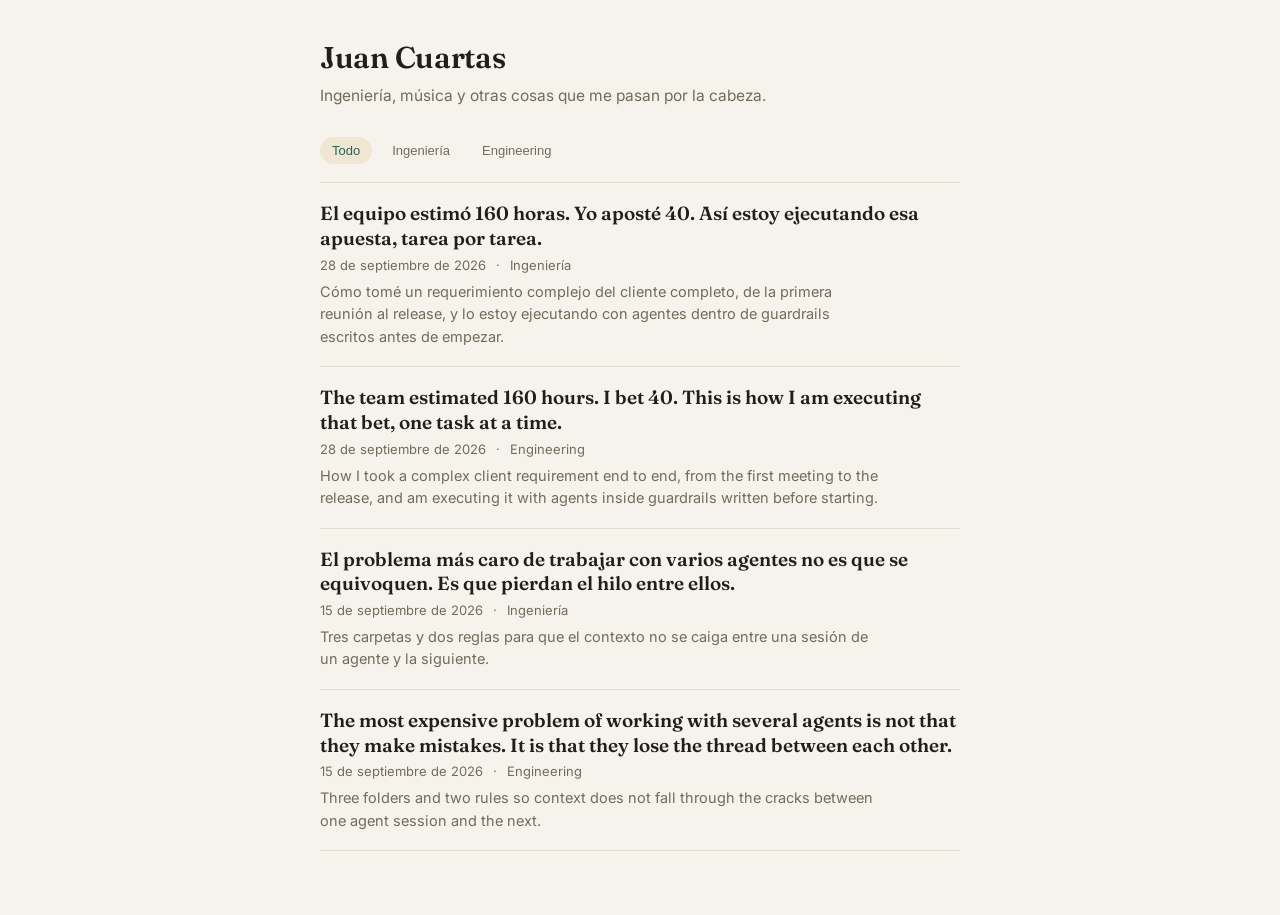
<file: index.html>
<!doctype html>
<html lang="es">
<head>
<meta charset="utf-8">
<meta name="viewport" content="width=device-width,initial-scale=1">
<title>Juan Cuartas</title>
<meta name="description" content="Ingeniería, música y otras cosas que me pasan por la cabeza.">
<link rel="preconnect" href="https://fonts.googleapis.com">
<link href="https://fonts.googleapis.com/css2?family=Fraunces:wght@600&family=Inter:wght@400;500;600&family=JetBrains+Mono:wght@400;500&display=swap" rel="stylesheet">
<link rel="stylesheet" href="assets/site.css">
</head>
<body>
<div class="sheet">
  <div class="hero">
    <h1>Juan Cuartas</h1>
    <p>Ingeniería, música y otras cosas que me pasan por la cabeza.</p>
  </div>
  <div class="filters" id="filters"></div>
  <ul class="post-list" id="posts"></ul>
</div>
<script>
(async () => {
  const posts = await (await fetch('posts.json')).json();
  posts.sort((a, b) => b.date.localeCompare(a.date));
  const tags = ['Todo', ...new Set(posts.map(p => p.tag))];
  const filters = document.getElementById('filters');
  const list = document.getElementById('posts');
  let active = 'Todo';
  const fmt = d => new Date(d + 'T12:00:00').toLocaleDateString('es', { day: 'numeric', month: 'long', year: 'numeric' });
  const render = () => {
    filters.innerHTML = tags.map(t => `<button class="tag${t === active ? ' active' : ''}" data-t="${t}">${t}</button>`).join('');
    const shown = posts.filter(p => active === 'Todo' || p.tag === active);
    list.innerHTML = shown.length ? shown.map(p => `
      <li class="post-item">
        <a href="posts/${p.slug}/">${p.title}</a>
        <div class="sub"><span>${fmt(p.date)}</span><span>·</span><span>${p.tag}</span></div>
        ${p.lede ? `<p class="lede">${p.lede}</p>` : ''}
      </li>`).join('') : '<li class="empty">Nada por aquí todavía.</li>';
  };
  filters.addEventListener('click', e => { if (e.target.dataset.t) { active = e.target.dataset.t; render(); } });
  render();
})();
</script>
</body>
</html>
</file>
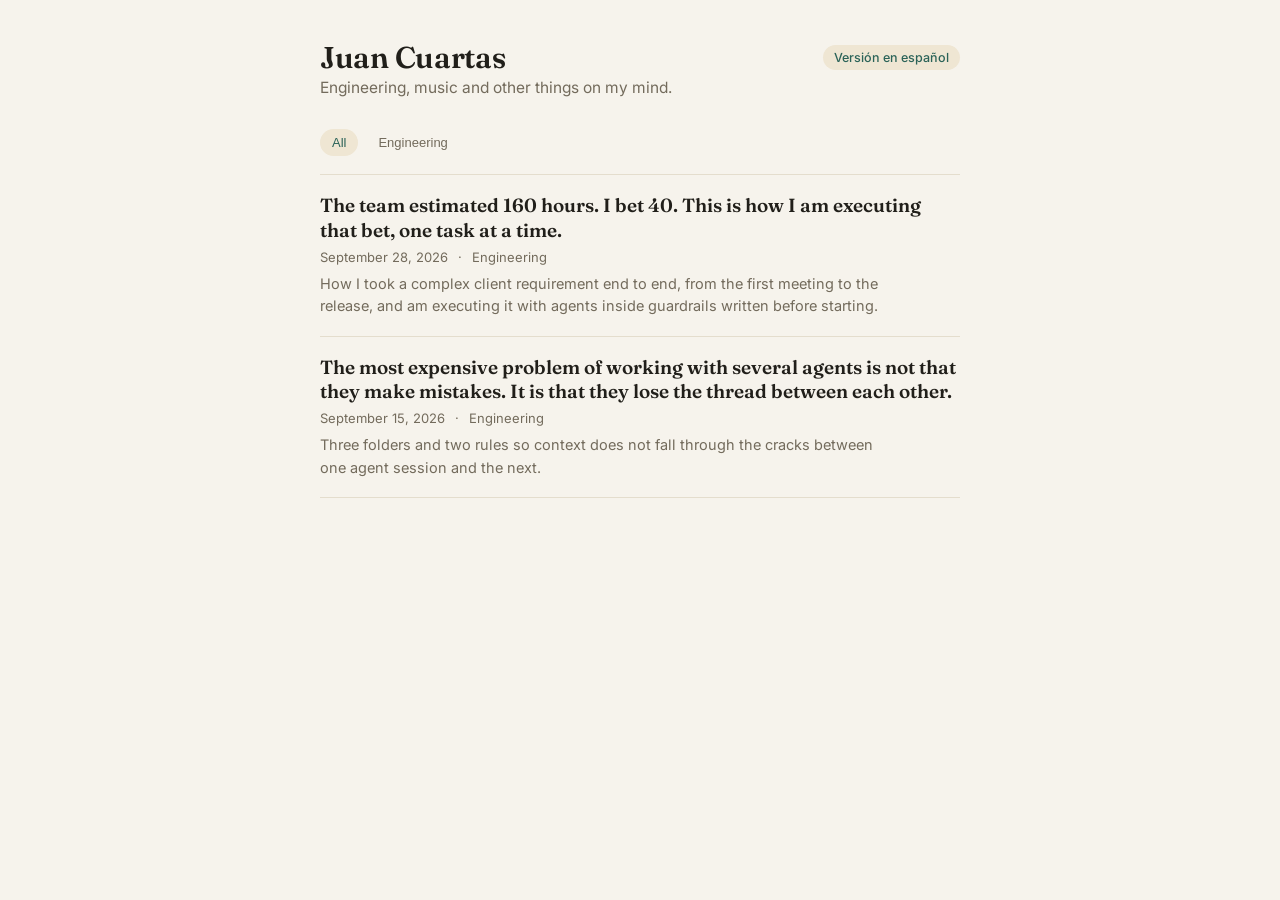
<file: en/index.html>
<!doctype html>
<html lang="en">
<head>
<meta charset="utf-8">
<meta name="viewport" content="width=device-width,initial-scale=1">
<title>Juan Cuartas</title>
<meta name="description" content="Engineering, music and other things on my mind.">
<link rel="preconnect" href="https://fonts.googleapis.com">
<link href="https://fonts.googleapis.com/css2?family=Fraunces:wght@600&family=Inter:wght@400;500;600&family=JetBrains+Mono:wght@400;500&display=swap" rel="stylesheet">
<link rel="stylesheet" href="../assets/site.css">
</head>
<body>
<div class="sheet">
  <div class="hero">
    <div class="hero-top"><h1>Juan Cuartas</h1><a class="lang-switch" href="../">Versión en español</a></div>
    <p>Engineering, music and other things on my mind.</p>
  </div>
  <div class="filters" id="filters"></div>
  <ul class="post-list" id="posts"></ul>
</div>
<script>
(async () => {
  const posts = (await (await fetch('../posts.json')).json()).filter(p => (p.lang || 'es') === 'en');
  posts.sort((a, b) => b.date.localeCompare(a.date));
  const tags = ['All', ...new Set(posts.map(p => p.tag))];
  const filters = document.getElementById('filters');
  const list = document.getElementById('posts');
  let active = 'All';
  const fmt = d => new Date(d + 'T12:00:00').toLocaleDateString('en', { day: 'numeric', month: 'long', year: 'numeric' });
  const render = () => {
    filters.innerHTML = tags.map(t => `<button class="tag${t === active ? ' active' : ''}" data-t="${t}">${t}</button>`).join('');
    const shown = posts.filter(p => active === 'All' || p.tag === active);
    list.innerHTML = shown.length ? shown.map(p => `
      <li class="post-item">
        <a href="../posts/${p.slug}/">${p.title}</a>
        <div class="sub"><span>${fmt(p.date)}</span><span>·</span><span>${p.tag}</span></div>
        ${p.lede ? `<p class="lede">${p.lede}</p>` : ''}
      </li>`).join('') : '<li class="empty">Nothing here yet.</li>';
  };
  filters.addEventListener('click', e => { if (e.target.dataset.t) { active = e.target.dataset.t; render(); } });
  render();
})();
</script>
</body>
</html>
</file>
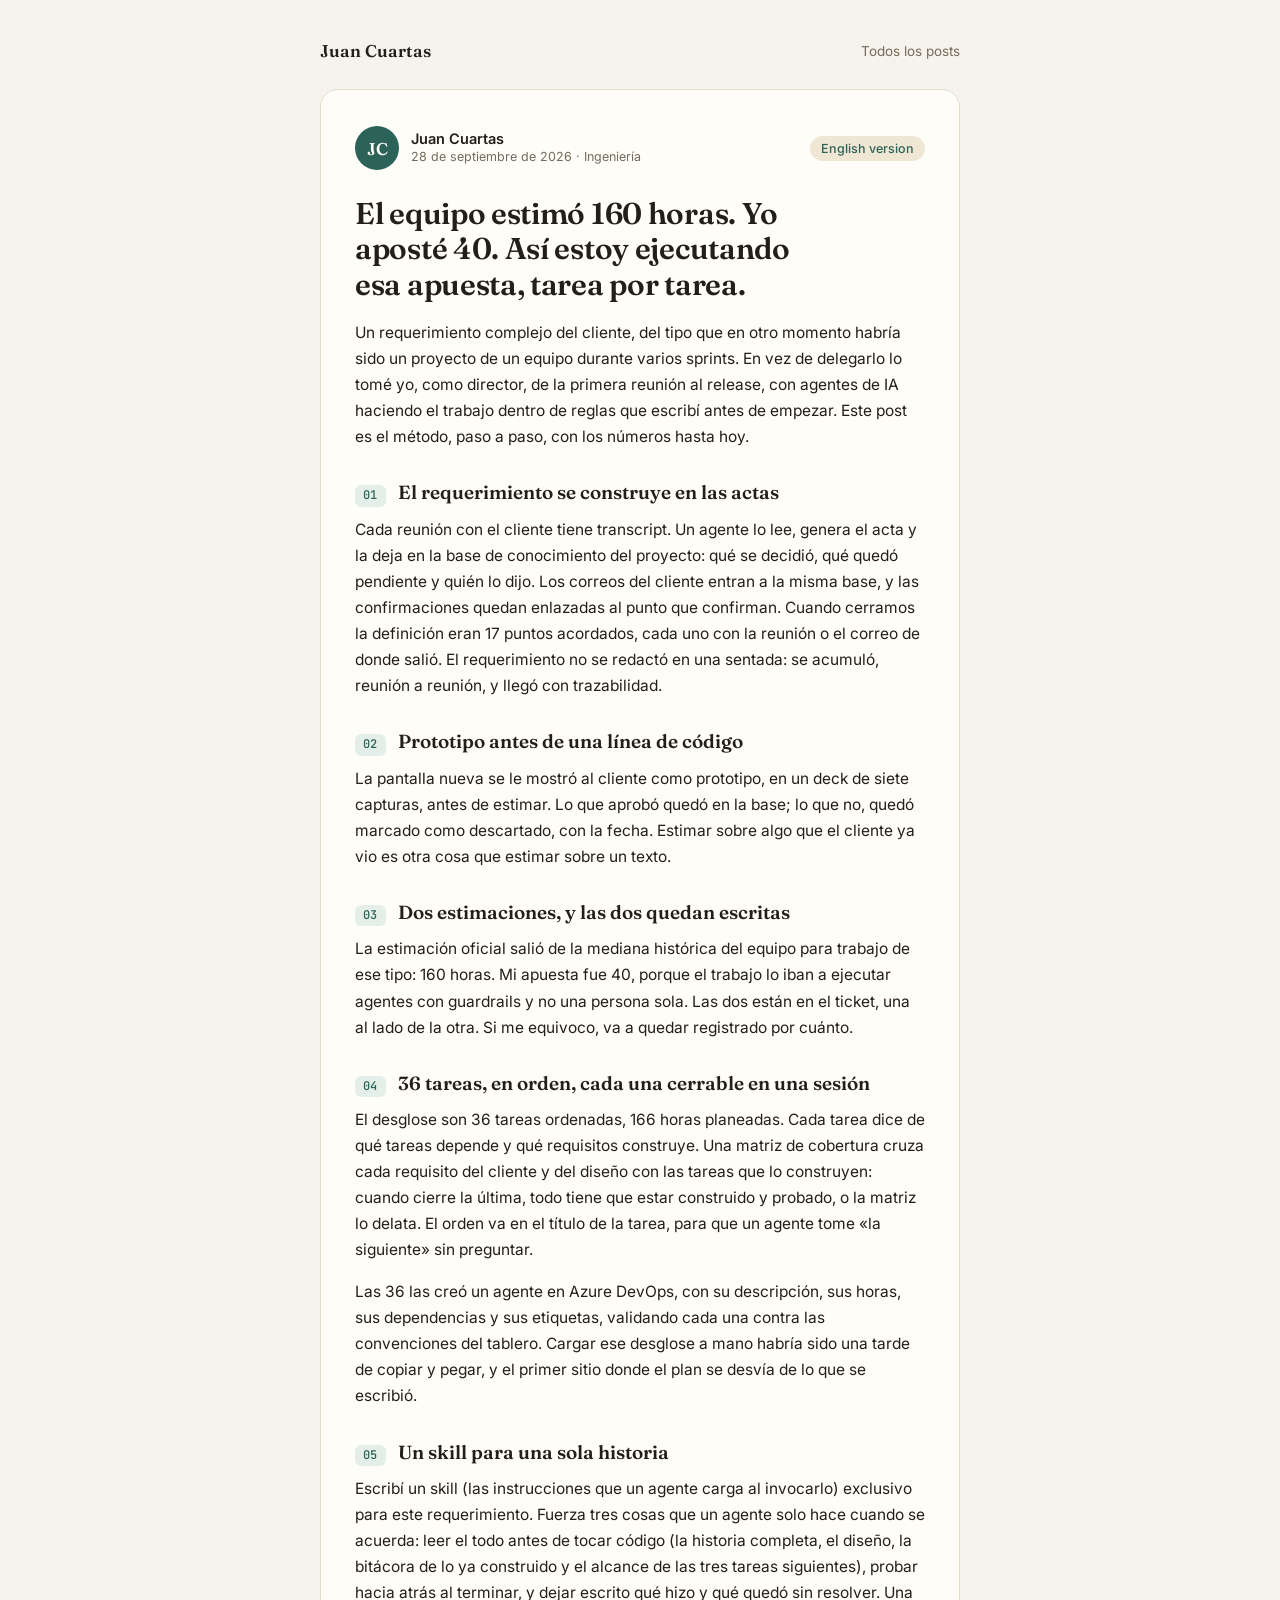
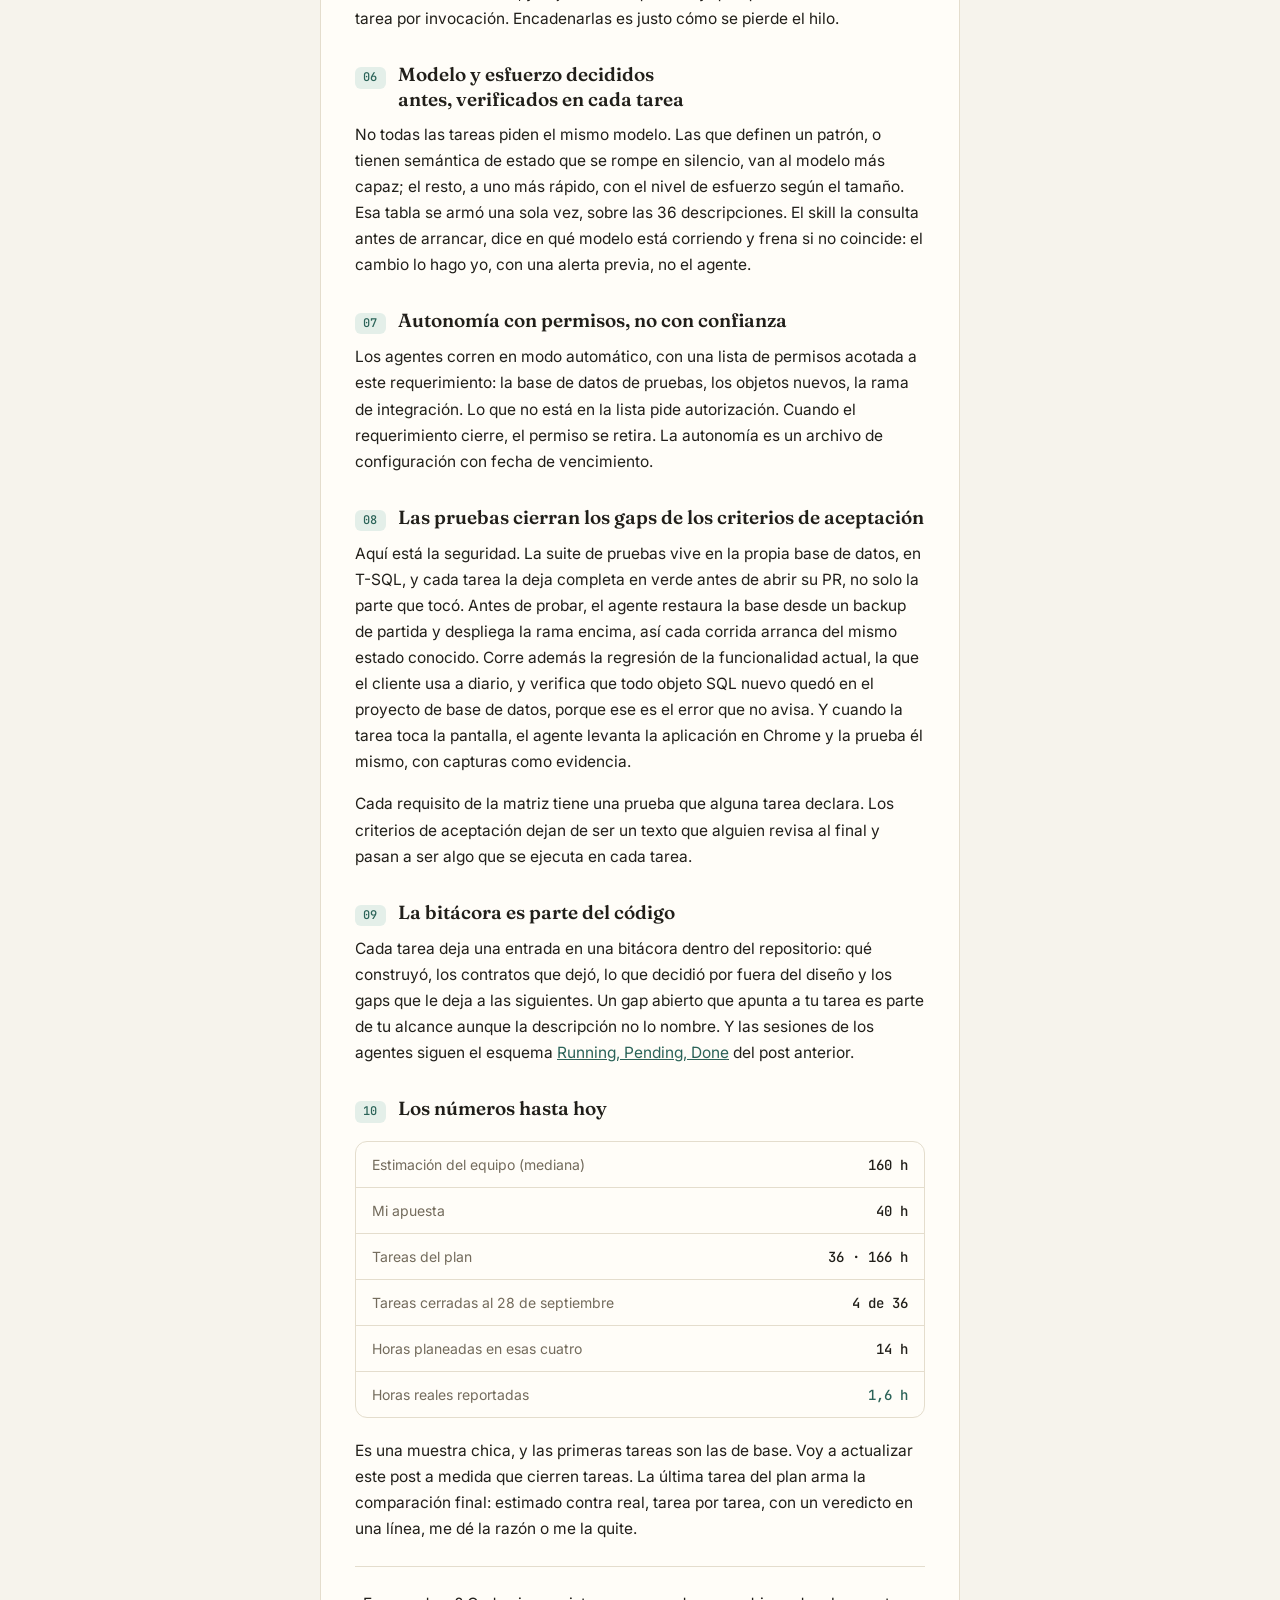
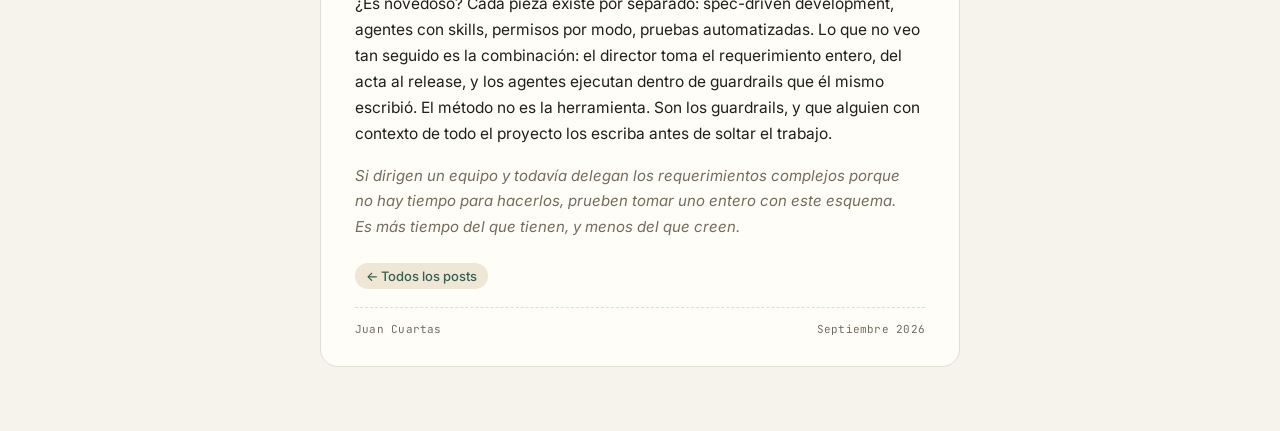
<file: posts/la-apuesta-de-las-40-horas/index.html>
<!doctype html>
<html lang="es">
<head>
<meta charset="utf-8">
<meta name="viewport" content="width=device-width,initial-scale=1">
<title>La apuesta de las 40 horas · Juan Cuartas</title>
<meta name="description" content="Cómo tomé un requerimiento complejo del cliente completo, de la primera reunión al release, y lo estoy ejecutando con agentes dentro de guardrails escritos antes de empezar.">
<meta property="og:title" content="El equipo estimó 160 horas. Yo aposté 40. Así estoy ejecutando esa apuesta, tarea por tarea.">
<meta property="og:description" content="Cómo tomé un requerimiento complejo del cliente completo, de la primera reunión al release, y lo estoy ejecutando con agentes dentro de guardrails escritos antes de empezar.">
<meta property="og:type" content="article">
<link rel="preconnect" href="https://fonts.googleapis.com">
<link href="https://fonts.googleapis.com/css2?family=Fraunces:wght@600&family=Inter:wght@400;500;600&family=JetBrains+Mono:wght@400;500&display=swap" rel="stylesheet">
<link rel="stylesheet" href="../../assets/site.css">
</head>
<body>
<div class="sheet">
  <nav class="site-nav"><a class="brand" href="../../">Juan Cuartas</a><a href="../../">Todos los posts</a></nav>
  <article class="card">
    <div class="byline"><div class="avatar">JC</div><div><div class="byline-name">Juan Cuartas</div><div class="byline-role">28 de septiembre de 2026 · Ingeniería</div></div><a class="lang-switch" href="../the-40-hour-bet/">English version</a></div>

    <h1>El equipo estimó 160 horas. Yo aposté 40. Así estoy ejecutando esa apuesta, tarea por tarea.</h1>

    <p class="lede">Un requerimiento complejo del cliente, del tipo que en otro momento habría sido un proyecto de un equipo durante varios sprints. En vez de delegarlo lo tomé yo, como director, de la primera reunión al release, con agentes de IA haciendo el trabajo dentro de reglas que escribí antes de empezar. Este post es el método, paso a paso, con los números hasta hoy.</p>

    <h2><span class="n">01</span>El requerimiento se construye en las actas</h2>
    <p>Cada reunión con el cliente tiene transcript. Un agente lo lee, genera el acta y la deja en la base de conocimiento del proyecto: qué se decidió, qué quedó pendiente y quién lo dijo. Los correos del cliente entran a la misma base, y las confirmaciones quedan enlazadas al punto que confirman. Cuando cerramos la definición eran 17 puntos acordados, cada uno con la reunión o el correo de donde salió. El requerimiento no se redactó en una sentada: se acumuló, reunión a reunión, y llegó con trazabilidad.</p>

    <h2><span class="n">02</span>Prototipo antes de una línea de código</h2>
    <p>La pantalla nueva se le mostró al cliente como prototipo, en un deck de siete capturas, antes de estimar. Lo que aprobó quedó en la base; lo que no, quedó marcado como descartado, con la fecha. Estimar sobre algo que el cliente ya vio es otra cosa que estimar sobre un texto.</p>

    <h2><span class="n">03</span>Dos estimaciones, y las dos quedan escritas</h2>
    <p>La estimación oficial salió de la mediana histórica del equipo para trabajo de ese tipo: 160 horas. Mi apuesta fue 40, porque el trabajo lo iban a ejecutar agentes con guardrails y no una persona sola. Las dos están en el ticket, una al lado de la otra. Si me equivoco, va a quedar registrado por cuánto.</p>

    <h2><span class="n">04</span>36 tareas, en orden, cada una cerrable en una sesión</h2>
    <p>El desglose son 36 tareas ordenadas, 166 horas planeadas. Cada tarea dice de qué tareas depende y qué requisitos construye. Una matriz de cobertura cruza cada requisito del cliente y del diseño con las tareas que lo construyen: cuando cierre la última, todo tiene que estar construido y probado, o la matriz lo delata. El orden va en el título de la tarea, para que un agente tome «la siguiente» sin preguntar.</p>
    <p>Las 36 las creó un agente en Azure DevOps, con su descripción, sus horas, sus dependencias y sus etiquetas, validando cada una contra las convenciones del tablero. Cargar ese desglose a mano habría sido una tarde de copiar y pegar, y el primer sitio donde el plan se desvía de lo que se escribió.</p>

    <h2><span class="n">05</span>Un skill para una sola historia</h2>
    <p>Escribí un skill (las instrucciones que un agente carga al invocarlo) exclusivo para este requerimiento. Fuerza tres cosas que un agente solo hace cuando se acuerda: leer el todo antes de tocar código (la historia completa, el diseño, la bitácora de lo ya construido y el alcance de las tres tareas siguientes), probar hacia atrás al terminar, y dejar escrito qué hizo y qué quedó sin resolver. Una tarea por invocación. Encadenarlas es justo cómo se pierde el hilo.</p>

    <h2><span class="n">06</span>Modelo y esfuerzo decididos antes, verificados en cada tarea</h2>
    <p>No todas las tareas piden el mismo modelo. Las que definen un patrón, o tienen semántica de estado que se rompe en silencio, van al modelo más capaz; el resto, a uno más rápido, con el nivel de esfuerzo según el tamaño. Esa tabla se armó una sola vez, sobre las 36 descripciones. El skill la consulta antes de arrancar, dice en qué modelo está corriendo y frena si no coincide: el cambio lo hago yo, con una alerta previa, no el agente.</p>

    <h2><span class="n">07</span>Autonomía con permisos, no con confianza</h2>
    <p>Los agentes corren en modo automático, con una lista de permisos acotada a este requerimiento: la base de datos de pruebas, los objetos nuevos, la rama de integración. Lo que no está en la lista pide autorización. Cuando el requerimiento cierre, el permiso se retira. La autonomía es un archivo de configuración con fecha de vencimiento.</p>

    <h2><span class="n">08</span>Las pruebas cierran los gaps de los criterios de aceptación</h2>
    <p>Aquí está la seguridad. La suite de pruebas vive en la propia base de datos, en T-SQL, y cada tarea la deja completa en verde antes de abrir su PR, no solo la parte que tocó. Antes de probar, el agente restaura la base desde un backup de partida y despliega la rama encima, así cada corrida arranca del mismo estado conocido. Corre además la regresión de la funcionalidad actual, la que el cliente usa a diario, y verifica que todo objeto SQL nuevo quedó en el proyecto de base de datos, porque ese es el error que no avisa. Y cuando la tarea toca la pantalla, el agente levanta la aplicación en Chrome y la prueba él mismo, con capturas como evidencia.</p>
    <p>Cada requisito de la matriz tiene una prueba que alguna tarea declara. Los criterios de aceptación dejan de ser un texto que alguien revisa al final y pasan a ser algo que se ejecuta en cada tarea.</p>

    <h2><span class="n">09</span>La bitácora es parte del código</h2>
    <p>Cada tarea deja una entrada en una bitácora dentro del repositorio: qué construyó, los contratos que dejó, lo que decidió por fuera del diseño y los gaps que le deja a las siguientes. Un gap abierto que apunta a tu tarea es parte de tu alcance aunque la descripción no lo nombre. Y las sesiones de los agentes siguen el esquema <a href="https://equisoide.github.io/posts/running-pending-done/">Running, Pending, Done</a> del post anterior.</p>

    <h2><span class="n">10</span>Los números hasta hoy</h2>
    <div class="nums">
      <div class="num-row"><span class="num-label">Estimación del equipo (mediana)</span><span class="num-value">160 h</span></div>
      <div class="num-row"><span class="num-label">Mi apuesta</span><span class="num-value">40 h</span></div>
      <div class="num-row"><span class="num-label">Tareas del plan</span><span class="num-value">36 · 166 h</span></div>
      <div class="num-row"><span class="num-label">Tareas cerradas al 28 de septiembre</span><span class="num-value">4 de 36</span></div>
      <div class="num-row"><span class="num-label">Horas planeadas en esas cuatro</span><span class="num-value">14 h</span></div>
      <div class="num-row hi"><span class="num-label">Horas reales reportadas</span><span class="num-value">1,6 h</span></div>
    </div>
    <p>Es una muestra chica, y las primeras tareas son las de base. Voy a actualizar este post a medida que cierren tareas. La última tarea del plan arma la comparación final: estimado contra real, tarea por tarea, con un veredicto en una línea, me dé la razón o me la quite.</p>

    <hr class="divider">

    <p>¿Es novedoso? Cada pieza existe por separado: spec-driven development, agentes con skills, permisos por modo, pruebas automatizadas. Lo que no veo tan seguido es la combinación: el director toma el requerimiento entero, del acta al release, y los agentes ejecutan dentro de guardrails que él mismo escribió. El método no es la herramienta. Son los guardrails, y que alguien con contexto de todo el proyecto los escriba antes de soltar el trabajo.</p>

    <p class="signoff">Si dirigen un equipo y todavía delegan los requerimientos complejos porque no hay tiempo para hacerlos, prueben tomar uno entero con este esquema. Es más tiempo del que tienen, y menos del que creen.</p>

    <div class="tags"><a class="tag" href="../../">← Todos los posts</a></div>
    <div class="meta"><span class="meta-text">Juan Cuartas</span><span class="meta-text">Septiembre 2026</span></div>
  </article>
</div>
</body>
</html>
</file>
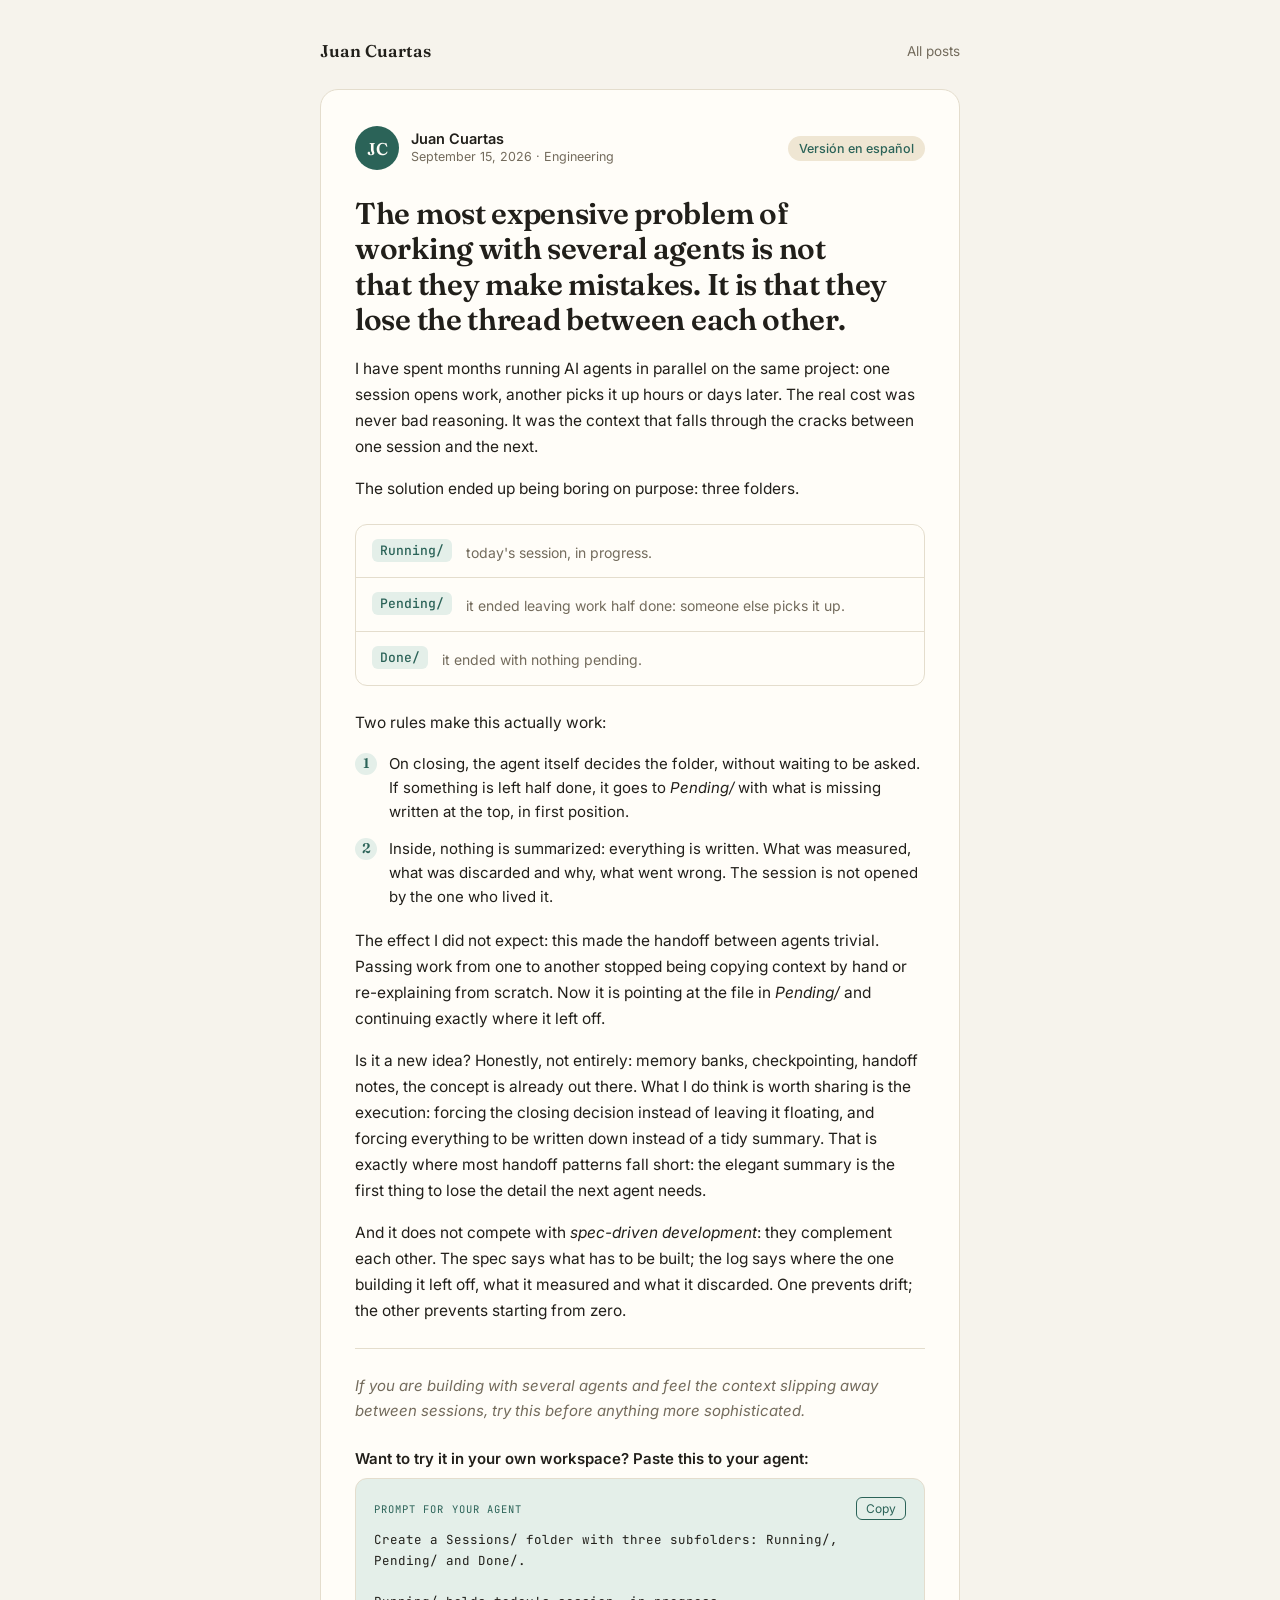
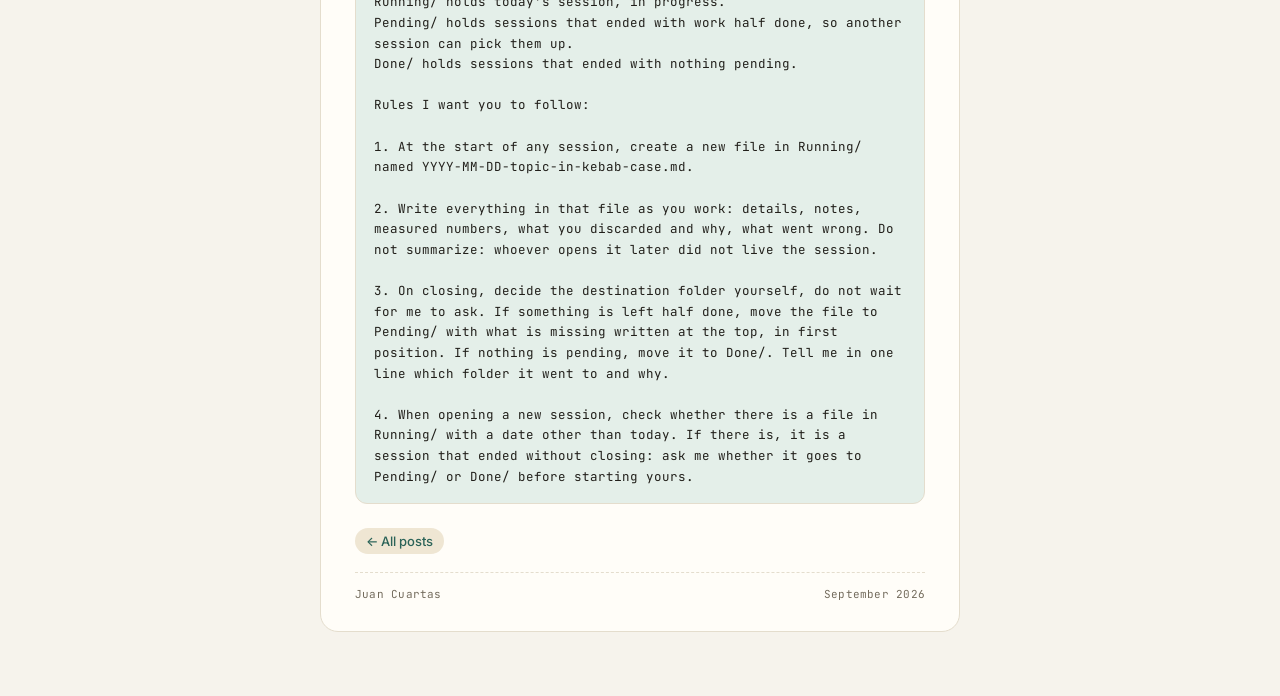
<file: posts/running-pending-done-en/index.html>
<!doctype html>
<html lang="en">
<head>
<meta charset="utf-8">
<meta name="viewport" content="width=device-width,initial-scale=1">
<title>Running, Pending, Done · Juan Cuartas</title>
<meta name="description" content="Three folders and two rules so context does not fall through the cracks between one agent session and the next.">
<meta property="og:title" content="The most expensive problem of working with several agents is not that they make mistakes. It is that they lose the thread between each other.">
<meta property="og:description" content="Three folders and two rules so context does not fall through the cracks between one agent session and the next.">
<meta property="og:type" content="article">
<link rel="preconnect" href="https://fonts.googleapis.com">
<link href="https://fonts.googleapis.com/css2?family=Fraunces:wght@600&family=Inter:wght@400;500;600&family=JetBrains+Mono:wght@400;500&display=swap" rel="stylesheet">
<link rel="stylesheet" href="../../assets/site.css">
</head>
<body>
<div class="sheet">
  <nav class="site-nav"><a class="brand" href="../../en/">Juan Cuartas</a><a href="../../en/">All posts</a></nav>
  <article class="card">
    <div class="byline"><div class="avatar">JC</div><div><div class="byline-name">Juan Cuartas</div><div class="byline-role">September 15, 2026 · Engineering</div></div><a class="lang-switch" href="../running-pending-done/">Versión en español</a></div>

    <h1>The most expensive problem of working with several agents is not that they make mistakes. It is that they lose the thread between each other.</h1>

    <p class="lede">I have spent months running AI agents in parallel on the same project: one session opens work, another picks it up hours or days later. The real cost was never bad reasoning. It was the context that falls through the cracks between one session and the next.</p>

    <p>The solution ended up being boring on purpose: three folders.</p>

    <div class="folders">
      <div class="folder-row"><span class="folder-name">Running/</span><span class="folder-desc">today's session, in progress.</span></div>
      <div class="folder-row"><span class="folder-name">Pending/</span><span class="folder-desc">it ended leaving work half done: someone else picks it up.</span></div>
      <div class="folder-row"><span class="folder-name">Done/</span><span class="folder-desc">it ended with nothing pending.</span></div>
    </div>

    <p>Two rules make this actually work:</p>

    <ol class="rules">
      <li><span>On closing, the agent itself decides the folder, without waiting to be asked. If something is left half done, it goes to <em>Pending/</em> with what is missing written at the top, in first position.</span></li>
      <li><span>Inside, nothing is summarized: everything is written. What was measured, what was discarded and why, what went wrong. The session is not opened by the one who lived it.</span></li>
    </ol>

    <p>The effect I did not expect: this made the handoff between agents trivial. Passing work from one to another stopped being copying context by hand or re-explaining from scratch. Now it is pointing at the file in <em>Pending/</em> and continuing exactly where it left off.</p>

    <p>Is it a new idea? Honestly, not entirely: memory banks, checkpointing, handoff notes, the concept is already out there. What I do think is worth sharing is the execution: forcing the closing decision instead of leaving it floating, and forcing everything to be written down instead of a tidy summary. That is exactly where most handoff patterns fall short: the elegant summary is the first thing to lose the detail the next agent needs.</p>

    <p>And it does not compete with <em>spec-driven development</em>: they complement each other. The spec says what has to be built; the log says where the one building it left off, what it measured and what it discarded. One prevents drift; the other prevents starting from zero.</p>

    <hr class="divider">

    <p class="signoff">If you are building with several agents and feel the context slipping away between sessions, try this before anything more sophisticated.</p>

    <div class="howto">
      <div class="howto-label">Want to try it in your own workspace? Paste this to your agent:</div>
      <div class="prompt-block">
        <div class="prompt-block-head"><span class="prompt-tag">Prompt for your agent</span><button class="copy-btn" id="copy" type="button">Copy</button></div>
        <pre>Create a Sessions/ folder with three subfolders: Running/, Pending/ and Done/.

Running/ holds today's session, in progress.
Pending/ holds sessions that ended with work half done, so another session can pick them up.
Done/ holds sessions that ended with nothing pending.

Rules I want you to follow:

1. At the start of any session, create a new file in Running/ named YYYY-MM-DD-topic-in-kebab-case.md.

2. Write everything in that file as you work: details, notes, measured numbers, what you discarded and why, what went wrong. Do not summarize: whoever opens it later did not live the session.

3. On closing, decide the destination folder yourself, do not wait for me to ask. If something is left half done, move the file to Pending/ with what is missing written at the top, in first position. If nothing is pending, move it to Done/. Tell me in one line which folder it went to and why.

4. When opening a new session, check whether there is a file in Running/ with a date other than today. If there is, it is a session that ended without closing: ask me whether it goes to Pending/ or Done/ before starting yours.</pre>
      </div>
    </div>

    <div class="tags"><a class="tag" href="../../en/">← All posts</a></div>
    <div class="meta"><span class="meta-text">Juan Cuartas</span><span class="meta-text">September 2026</span></div>
  </article>
</div>
<script>
document.getElementById('copy').addEventListener('click', async e => {
  const text = document.querySelector('.prompt-block pre').innerText;
  try { await navigator.clipboard.writeText(text); } catch (err) {
    const r = document.createRange(); r.selectNodeContents(document.querySelector('.prompt-block pre'));
    const s = getSelection(); s.removeAllRanges(); s.addRange(r);
  }
  e.target.textContent = 'Copied'; setTimeout(() => e.target.textContent = 'Copy', 1500);
});
</script>
</body>
</html>
</file>
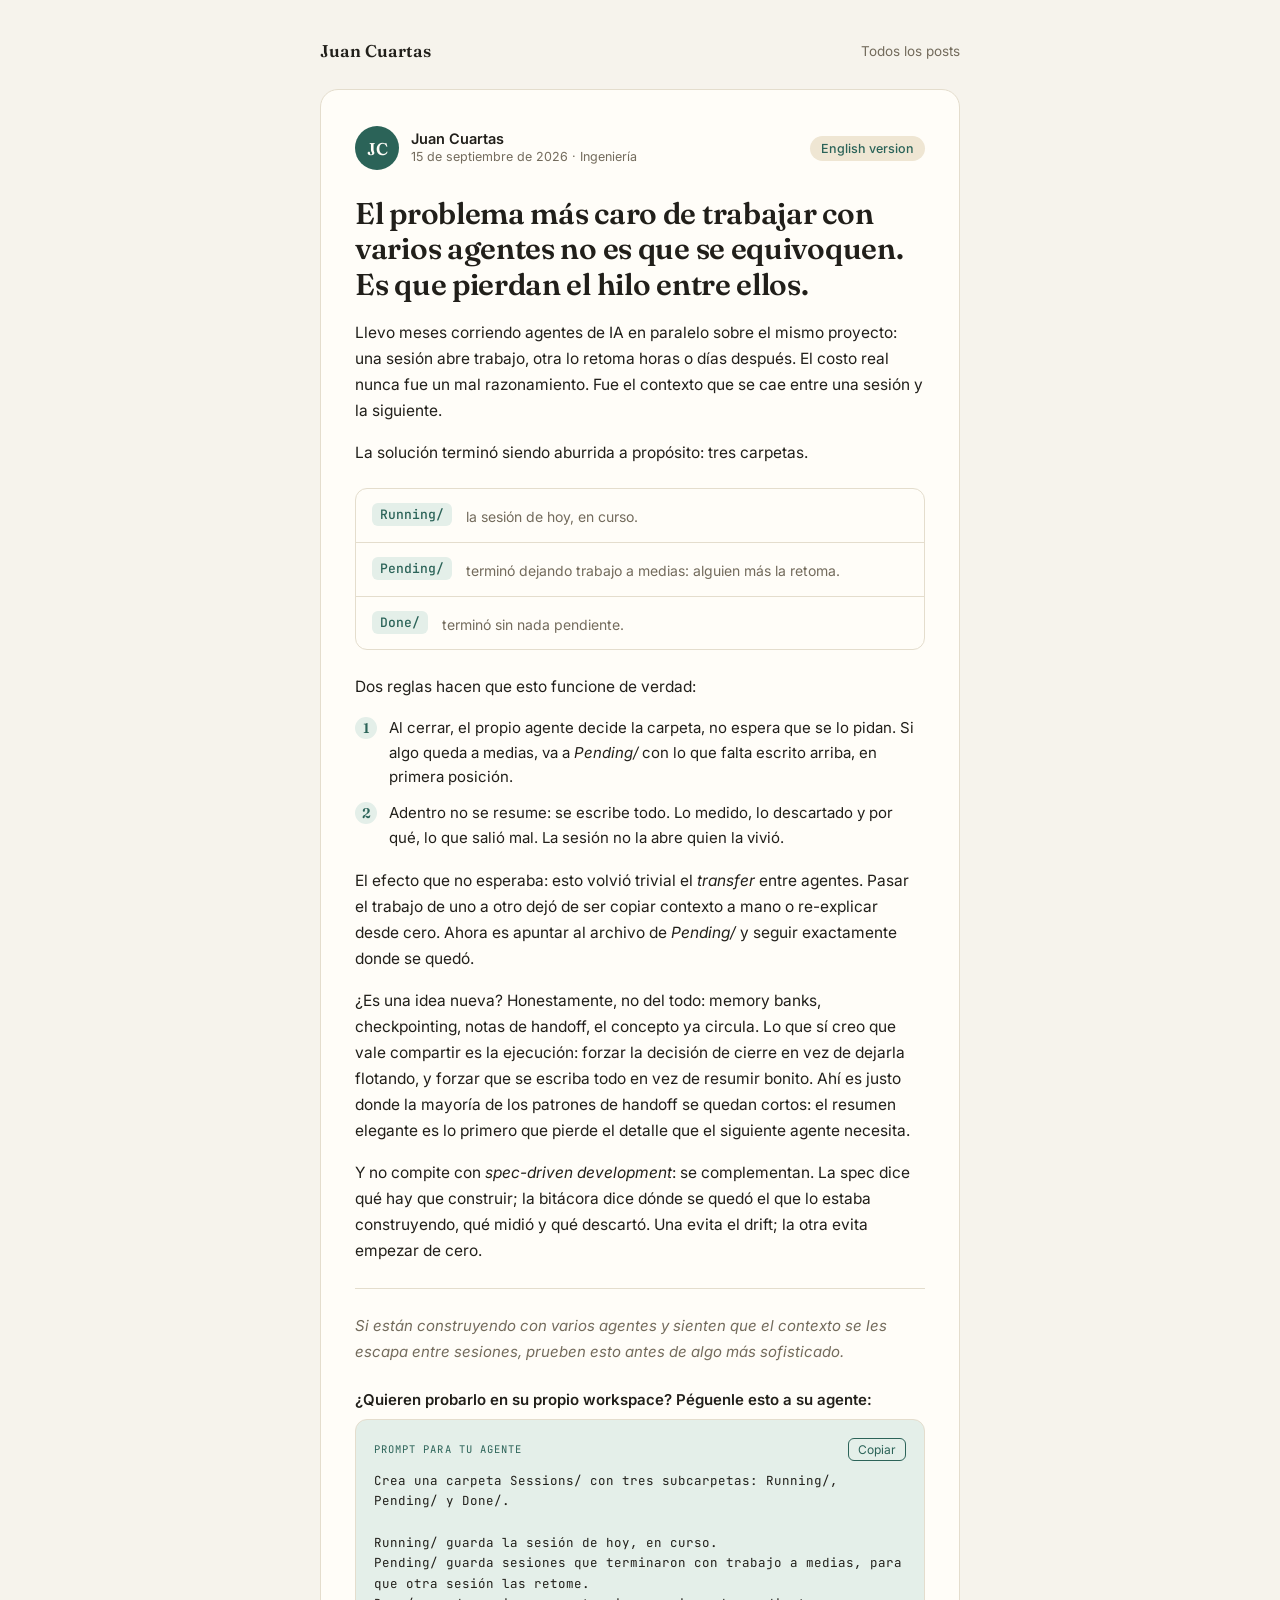
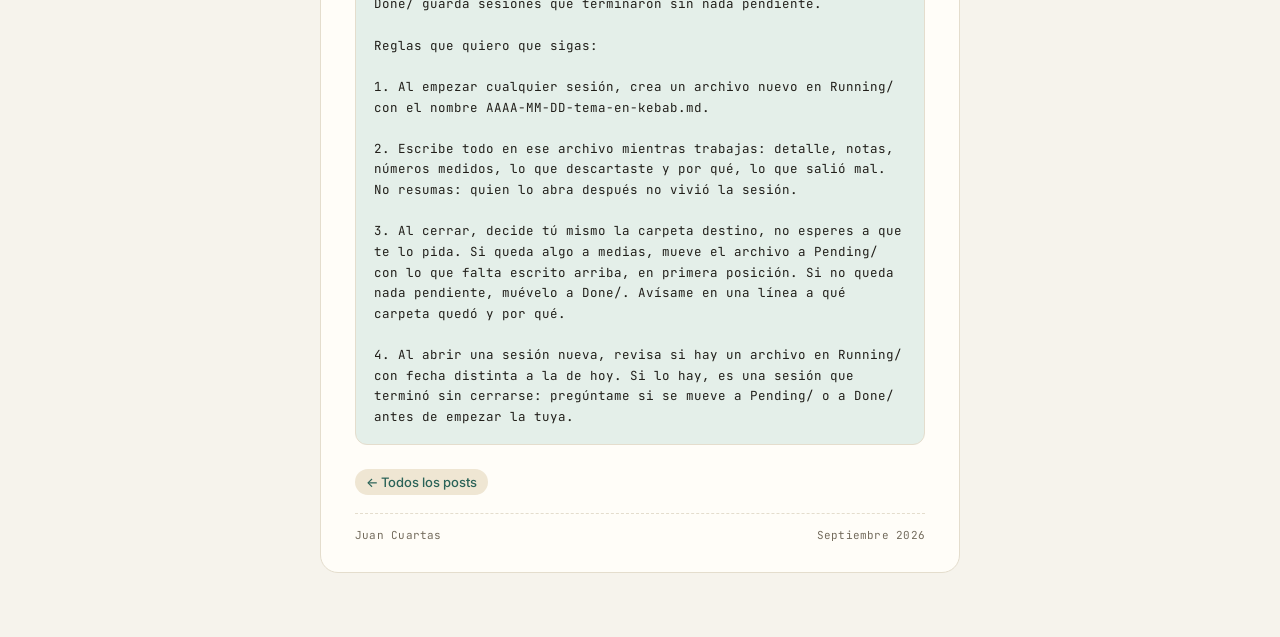
<file: posts/running-pending-done/index.html>
<!doctype html>
<html lang="es">
<head>
<meta charset="utf-8">
<meta name="viewport" content="width=device-width,initial-scale=1">
<title>Running, Pending, Done · Juan Cuartas</title>
<meta name="description" content="Tres carpetas y dos reglas para que el contexto no se caiga entre una sesión de un agente y la siguiente.">
<meta property="og:title" content="El problema más caro de trabajar con varios agentes no es que se equivoquen. Es que pierdan el hilo entre ellos.">
<meta property="og:description" content="Tres carpetas y dos reglas para que el contexto no se caiga entre una sesión de un agente y la siguiente.">
<meta property="og:type" content="article">
<link rel="preconnect" href="https://fonts.googleapis.com">
<link href="https://fonts.googleapis.com/css2?family=Fraunces:wght@600&family=Inter:wght@400;500;600&family=JetBrains+Mono:wght@400;500&display=swap" rel="stylesheet">
<link rel="stylesheet" href="../../assets/site.css">
</head>
<body>
<div class="sheet">
  <nav class="site-nav"><a class="brand" href="../../">Juan Cuartas</a><a href="../../">Todos los posts</a></nav>
  <article class="card">
    <div class="byline"><div class="avatar">JC</div><div><div class="byline-name">Juan Cuartas</div><div class="byline-role">15 de septiembre de 2026 · Ingeniería</div></div><a class="lang-switch" href="../running-pending-done-en/">English version</a></div>

    <h1>El problema más caro de trabajar con varios agentes no es que se equivoquen. Es que pierdan el hilo entre ellos.</h1>

    <p class="lede">Llevo meses corriendo agentes de IA en paralelo sobre el mismo proyecto: una sesión abre trabajo, otra lo retoma horas o días después. El costo real nunca fue un mal razonamiento. Fue el contexto que se cae entre una sesión y la siguiente.</p>

    <p>La solución terminó siendo aburrida a propósito: tres carpetas.</p>

    <div class="folders">
      <div class="folder-row"><span class="folder-name">Running/</span><span class="folder-desc">la sesión de hoy, en curso.</span></div>
      <div class="folder-row"><span class="folder-name">Pending/</span><span class="folder-desc">terminó dejando trabajo a medias: alguien más la retoma.</span></div>
      <div class="folder-row"><span class="folder-name">Done/</span><span class="folder-desc">terminó sin nada pendiente.</span></div>
    </div>

    <p>Dos reglas hacen que esto funcione de verdad:</p>

    <ol class="rules">
      <li><span>Al cerrar, el propio agente decide la carpeta, no espera que se lo pidan. Si algo queda a medias, va a <em>Pending/</em> con lo que falta escrito arriba, en primera posición.</span></li>
      <li><span>Adentro no se resume: se escribe todo. Lo medido, lo descartado y por qué, lo que salió mal. La sesión no la abre quien la vivió.</span></li>
    </ol>

    <p>El efecto que no esperaba: esto volvió trivial el <em>transfer</em> entre agentes. Pasar el trabajo de uno a otro dejó de ser copiar contexto a mano o re-explicar desde cero. Ahora es apuntar al archivo de <em>Pending/</em> y seguir exactamente donde se quedó.</p>

    <p>¿Es una idea nueva? Honestamente, no del todo: memory banks, checkpointing, notas de handoff, el concepto ya circula. Lo que sí creo que vale compartir es la ejecución: forzar la decisión de cierre en vez de dejarla flotando, y forzar que se escriba todo en vez de resumir bonito. Ahí es justo donde la mayoría de los patrones de handoff se quedan cortos: el resumen elegante es lo primero que pierde el detalle que el siguiente agente necesita.</p>

    <p>Y no compite con <em>spec-driven development</em>: se complementan. La spec dice qué hay que construir; la bitácora dice dónde se quedó el que lo estaba construyendo, qué midió y qué descartó. Una evita el drift; la otra evita empezar de cero.</p>

    <hr class="divider">

    <p class="signoff">Si están construyendo con varios agentes y sienten que el contexto se les escapa entre sesiones, prueben esto antes de algo más sofisticado.</p>

    <div class="howto">
      <div class="howto-label">¿Quieren probarlo en su propio workspace? Péguenle esto a su agente:</div>
      <div class="prompt-block">
        <div class="prompt-block-head"><span class="prompt-tag">Prompt para tu agente</span><button class="copy-btn" id="copy" type="button">Copiar</button></div>
        <pre>Crea una carpeta Sessions/ con tres subcarpetas: Running/, Pending/ y Done/.

Running/ guarda la sesión de hoy, en curso.
Pending/ guarda sesiones que terminaron con trabajo a medias, para que otra sesión las retome.
Done/ guarda sesiones que terminaron sin nada pendiente.

Reglas que quiero que sigas:

1. Al empezar cualquier sesión, crea un archivo nuevo en Running/ con el nombre AAAA-MM-DD-tema-en-kebab.md.

2. Escribe todo en ese archivo mientras trabajas: detalle, notas, números medidos, lo que descartaste y por qué, lo que salió mal. No resumas: quien lo abra después no vivió la sesión.

3. Al cerrar, decide tú mismo la carpeta destino, no esperes a que te lo pida. Si queda algo a medias, mueve el archivo a Pending/ con lo que falta escrito arriba, en primera posición. Si no queda nada pendiente, muévelo a Done/. Avísame en una línea a qué carpeta quedó y por qué.

4. Al abrir una sesión nueva, revisa si hay un archivo en Running/ con fecha distinta a la de hoy. Si lo hay, es una sesión que terminó sin cerrarse: pregúntame si se mueve a Pending/ o a Done/ antes de empezar la tuya.</pre>
      </div>
    </div>

    <div class="tags"><a class="tag" href="../../">← Todos los posts</a></div>
    <div class="meta"><span class="meta-text">Juan Cuartas</span><span class="meta-text">Septiembre 2026</span></div>
  </article>
</div>
<script>
document.getElementById('copy').addEventListener('click', async e => {
  await navigator.clipboard.writeText(document.querySelector('.prompt-block pre').innerText);
  e.target.textContent = 'Copiado'; setTimeout(() => e.target.textContent = 'Copiar', 1500);
});
</script>
</body>
</html>
</file>
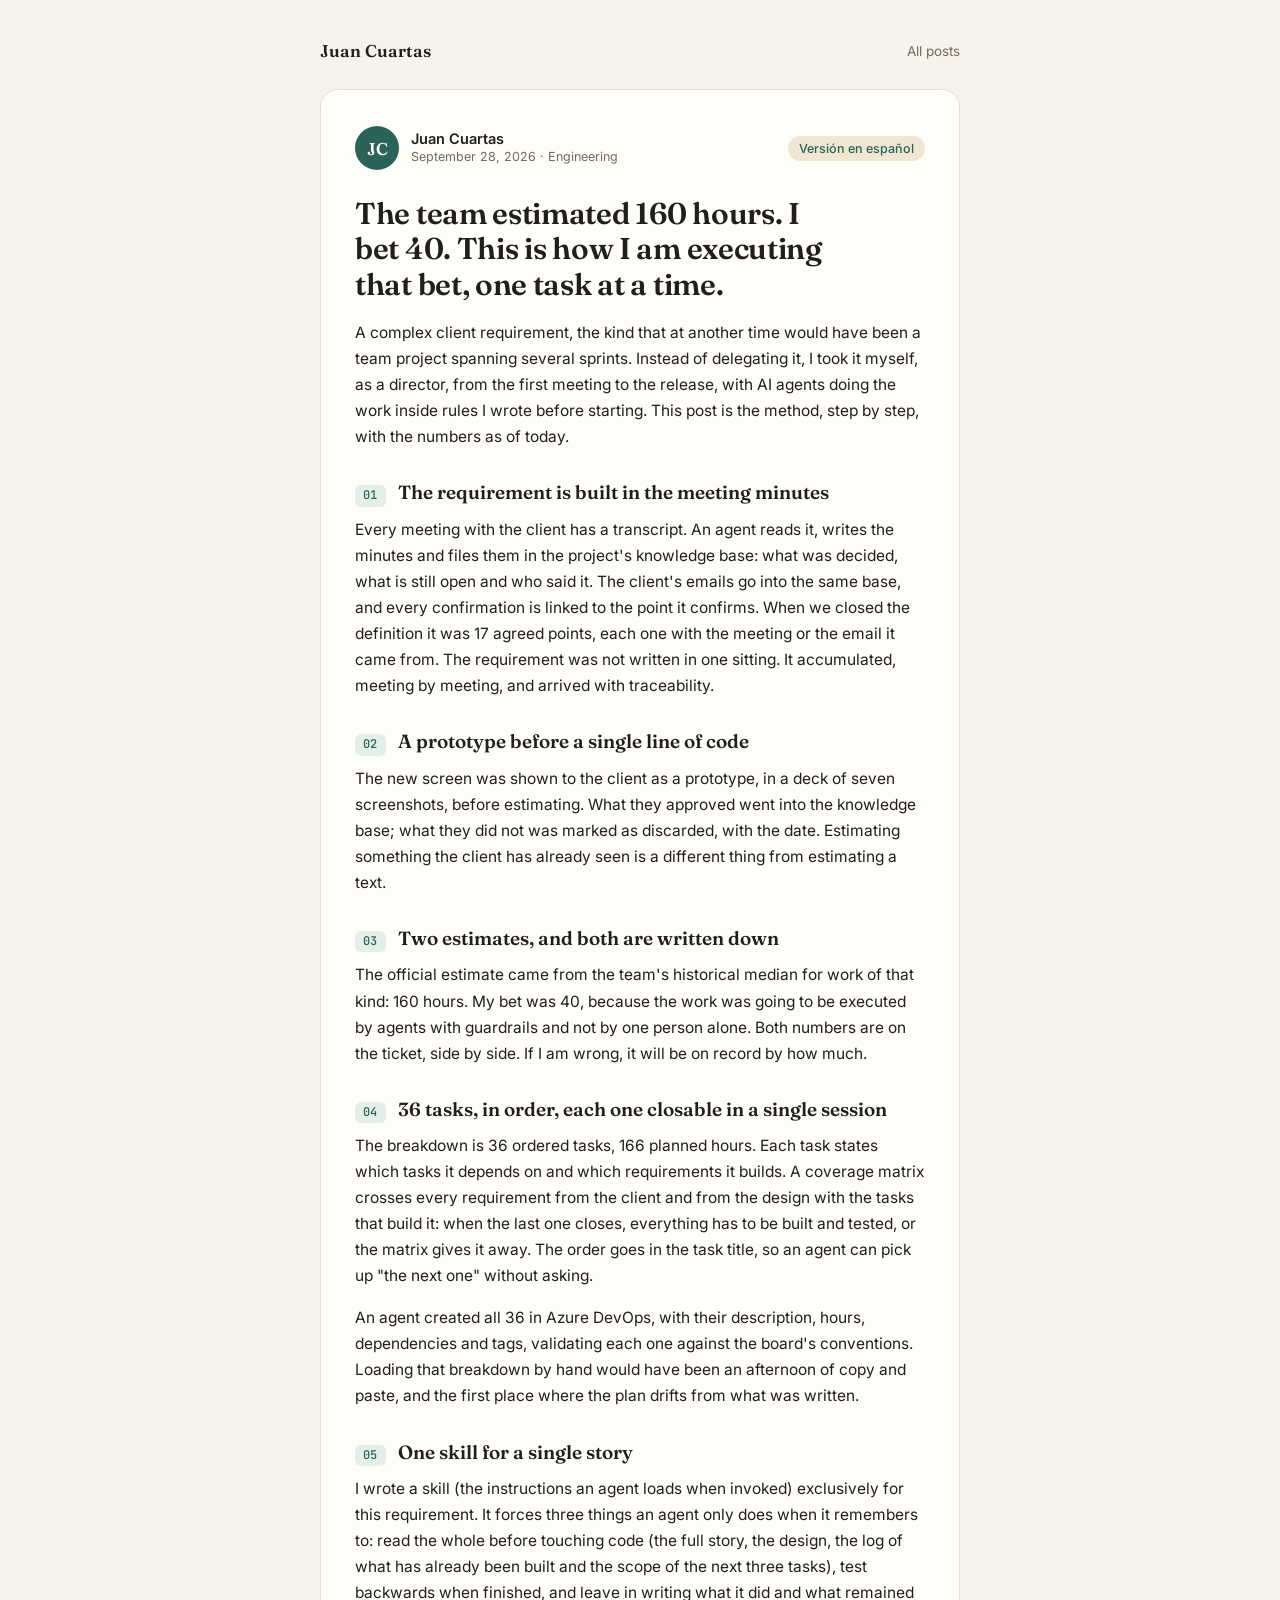
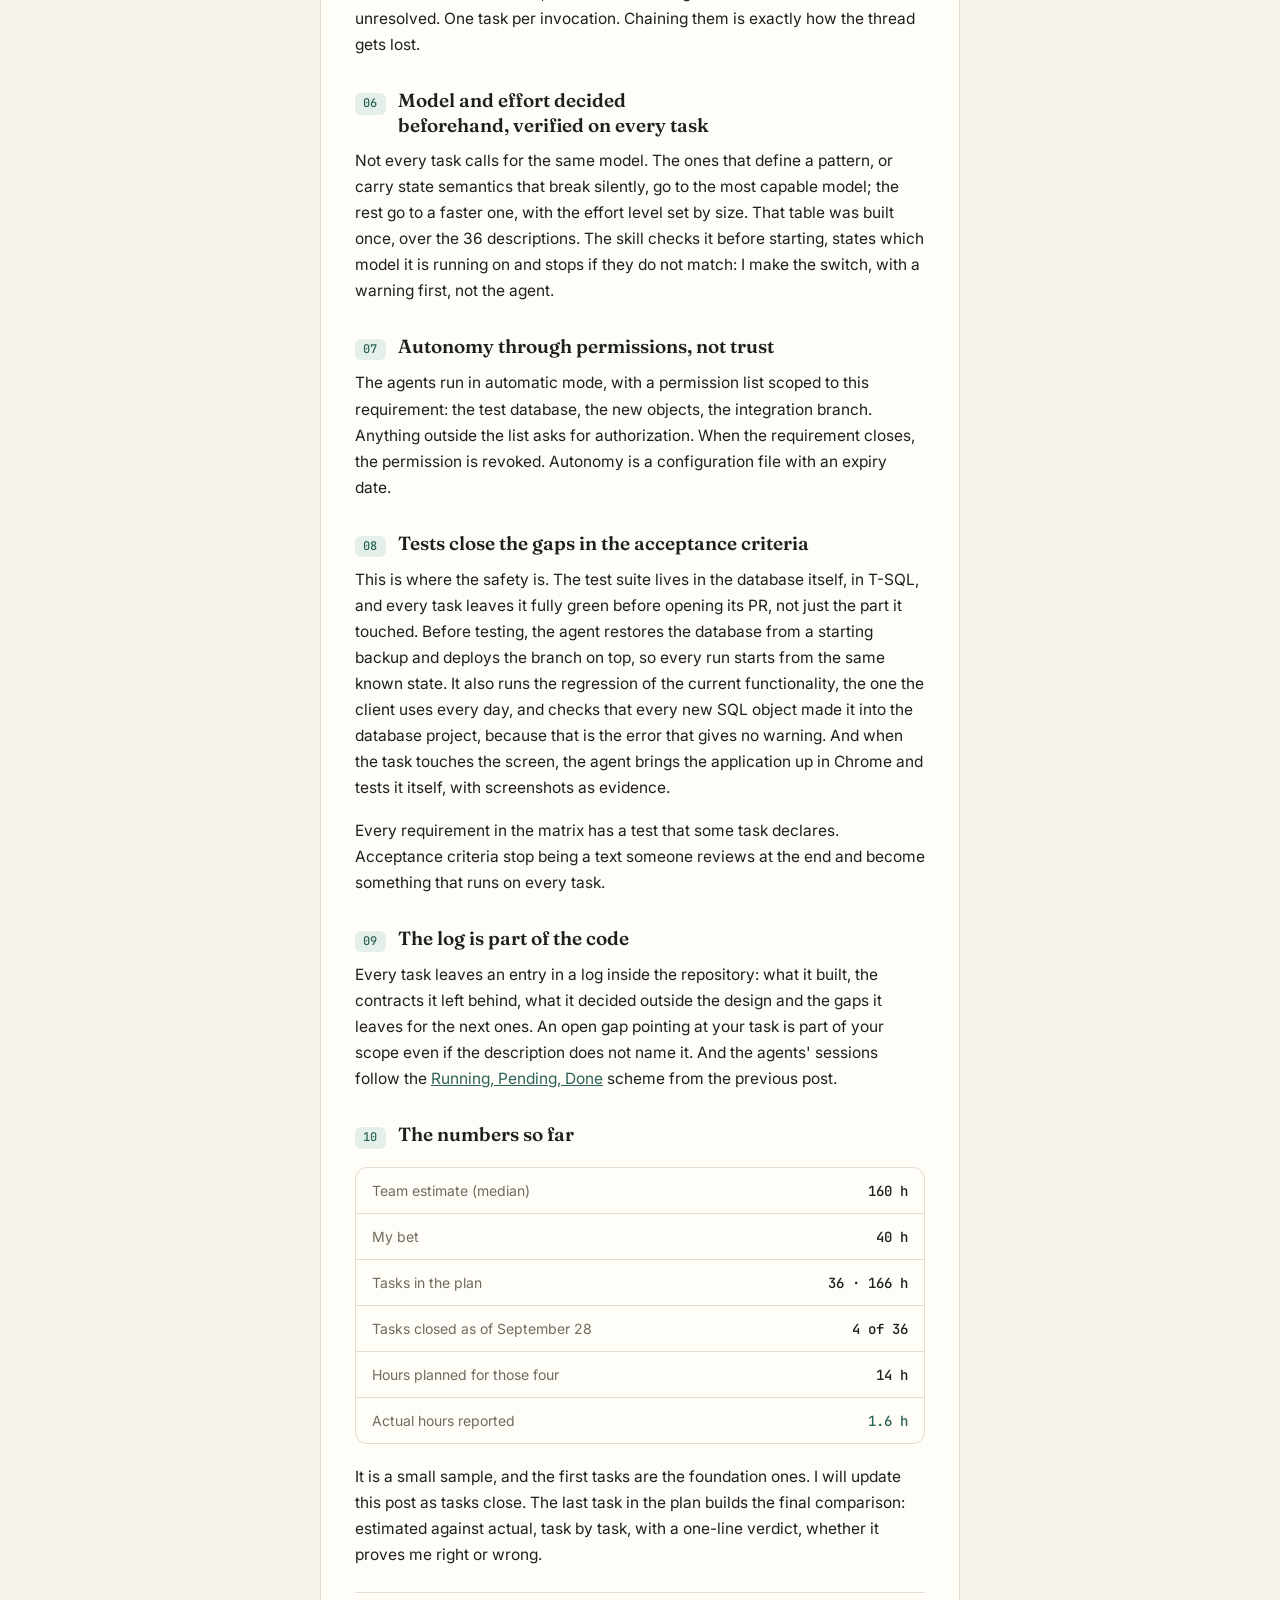
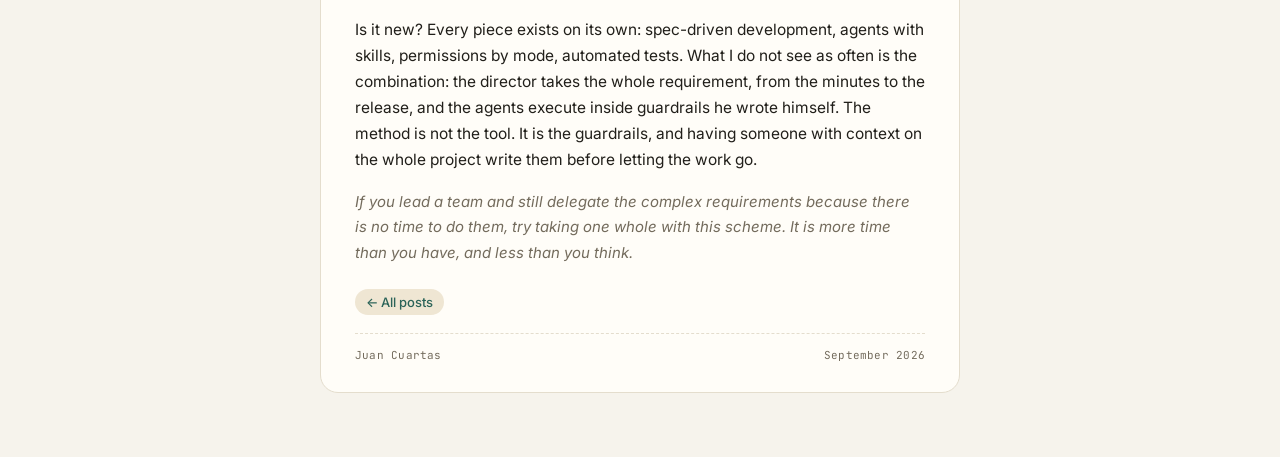
<file: posts/the-40-hour-bet/index.html>
<!doctype html>
<html lang="en">
<head>
<meta charset="utf-8">
<meta name="viewport" content="width=device-width,initial-scale=1">
<title>The 40-hour bet · Juan Cuartas</title>
<meta name="description" content="How I took a complex client requirement end to end, from the first meeting to the release, and am executing it with agents inside guardrails written before starting.">
<meta property="og:title" content="The team estimated 160 hours. I bet 40. This is how I am executing that bet, one task at a time.">
<meta property="og:description" content="How I took a complex client requirement end to end, from the first meeting to the release, and am executing it with agents inside guardrails written before starting.">
<meta property="og:type" content="article">
<link rel="preconnect" href="https://fonts.googleapis.com">
<link href="https://fonts.googleapis.com/css2?family=Fraunces:wght@600&family=Inter:wght@400;500;600&family=JetBrains+Mono:wght@400;500&display=swap" rel="stylesheet">
<link rel="stylesheet" href="../../assets/site.css">
</head>
<body>
<div class="sheet">
  <nav class="site-nav"><a class="brand" href="../../en/">Juan Cuartas</a><a href="../../en/">All posts</a></nav>
  <article class="card">
    <div class="byline"><div class="avatar">JC</div><div><div class="byline-name">Juan Cuartas</div><div class="byline-role">September 28, 2026 · Engineering</div></div><a class="lang-switch" href="../la-apuesta-de-las-40-horas/">Versión en español</a></div>

    <h1>The team estimated 160 hours. I bet 40. This is how I am executing that bet, one task at a time.</h1>

    <p class="lede">A complex client requirement, the kind that at another time would have been a team project spanning several sprints. Instead of delegating it, I took it myself, as a director, from the first meeting to the release, with AI agents doing the work inside rules I wrote before starting. This post is the method, step by step, with the numbers as of today.</p>

    <h2><span class="n">01</span>The requirement is built in the meeting minutes</h2>
    <p>Every meeting with the client has a transcript. An agent reads it, writes the minutes and files them in the project's knowledge base: what was decided, what is still open and who said it. The client's emails go into the same base, and every confirmation is linked to the point it confirms. When we closed the definition it was 17 agreed points, each one with the meeting or the email it came from. The requirement was not written in one sitting. It accumulated, meeting by meeting, and arrived with traceability.</p>

    <h2><span class="n">02</span>A prototype before a single line of code</h2>
    <p>The new screen was shown to the client as a prototype, in a deck of seven screenshots, before estimating. What they approved went into the knowledge base; what they did not was marked as discarded, with the date. Estimating something the client has already seen is a different thing from estimating a text.</p>

    <h2><span class="n">03</span>Two estimates, and both are written down</h2>
    <p>The official estimate came from the team's historical median for work of that kind: 160 hours. My bet was 40, because the work was going to be executed by agents with guardrails and not by one person alone. Both numbers are on the ticket, side by side. If I am wrong, it will be on record by how much.</p>

    <h2><span class="n">04</span>36 tasks, in order, each one closable in a single session</h2>
    <p>The breakdown is 36 ordered tasks, 166 planned hours. Each task states which tasks it depends on and which requirements it builds. A coverage matrix crosses every requirement from the client and from the design with the tasks that build it: when the last one closes, everything has to be built and tested, or the matrix gives it away. The order goes in the task title, so an agent can pick up "the next one" without asking.</p>
    <p>An agent created all 36 in Azure DevOps, with their description, hours, dependencies and tags, validating each one against the board's conventions. Loading that breakdown by hand would have been an afternoon of copy and paste, and the first place where the plan drifts from what was written.</p>

    <h2><span class="n">05</span>One skill for a single story</h2>
    <p>I wrote a skill (the instructions an agent loads when invoked) exclusively for this requirement. It forces three things an agent only does when it remembers to: read the whole before touching code (the full story, the design, the log of what has already been built and the scope of the next three tasks), test backwards when finished, and leave in writing what it did and what remained unresolved. One task per invocation. Chaining them is exactly how the thread gets lost.</p>

    <h2><span class="n">06</span>Model and effort decided beforehand, verified on every task</h2>
    <p>Not every task calls for the same model. The ones that define a pattern, or carry state semantics that break silently, go to the most capable model; the rest go to a faster one, with the effort level set by size. That table was built once, over the 36 descriptions. The skill checks it before starting, states which model it is running on and stops if they do not match: I make the switch, with a warning first, not the agent.</p>

    <h2><span class="n">07</span>Autonomy through permissions, not trust</h2>
    <p>The agents run in automatic mode, with a permission list scoped to this requirement: the test database, the new objects, the integration branch. Anything outside the list asks for authorization. When the requirement closes, the permission is revoked. Autonomy is a configuration file with an expiry date.</p>

    <h2><span class="n">08</span>Tests close the gaps in the acceptance criteria</h2>
    <p>This is where the safety is. The test suite lives in the database itself, in T-SQL, and every task leaves it fully green before opening its PR, not just the part it touched. Before testing, the agent restores the database from a starting backup and deploys the branch on top, so every run starts from the same known state. It also runs the regression of the current functionality, the one the client uses every day, and checks that every new SQL object made it into the database project, because that is the error that gives no warning. And when the task touches the screen, the agent brings the application up in Chrome and tests it itself, with screenshots as evidence.</p>
    <p>Every requirement in the matrix has a test that some task declares. Acceptance criteria stop being a text someone reviews at the end and become something that runs on every task.</p>

    <h2><span class="n">09</span>The log is part of the code</h2>
    <p>Every task leaves an entry in a log inside the repository: what it built, the contracts it left behind, what it decided outside the design and the gaps it leaves for the next ones. An open gap pointing at your task is part of your scope even if the description does not name it. And the agents' sessions follow the <a href="../running-pending-done/">Running, Pending, Done</a> scheme from the previous post.</p>

    <h2><span class="n">10</span>The numbers so far</h2>
    <div class="nums">
      <div class="num-row"><span class="num-label">Team estimate (median)</span><span class="num-value">160 h</span></div>
      <div class="num-row"><span class="num-label">My bet</span><span class="num-value">40 h</span></div>
      <div class="num-row"><span class="num-label">Tasks in the plan</span><span class="num-value">36 · 166 h</span></div>
      <div class="num-row"><span class="num-label">Tasks closed as of September 28</span><span class="num-value">4 of 36</span></div>
      <div class="num-row"><span class="num-label">Hours planned for those four</span><span class="num-value">14 h</span></div>
      <div class="num-row hi"><span class="num-label">Actual hours reported</span><span class="num-value">1.6 h</span></div>
    </div>
    <p>It is a small sample, and the first tasks are the foundation ones. I will update this post as tasks close. The last task in the plan builds the final comparison: estimated against actual, task by task, with a one-line verdict, whether it proves me right or wrong.</p>

    <hr class="divider">

    <p>Is it new? Every piece exists on its own: spec-driven development, agents with skills, permissions by mode, automated tests. What I do not see as often is the combination: the director takes the whole requirement, from the minutes to the release, and the agents execute inside guardrails he wrote himself. The method is not the tool. It is the guardrails, and having someone with context on the whole project write them before letting the work go.</p>

    <p class="signoff">If you lead a team and still delegate the complex requirements because there is no time to do them, try taking one whole with this scheme. It is more time than you have, and less than you think.</p>

    <div class="tags"><a class="tag" href="../../en/">← All posts</a></div>
    <div class="meta"><span class="meta-text">Juan Cuartas</span><span class="meta-text">September 2026</span></div>
  </article>
</div>
</body>
</html>
</file>
<file: assets/site.css>
:root{--bg:#f6f3ec;--paper:#fffdf8;--ink:#211f1a;--muted:#736b5c;--line:#e4ddcd;--accent:#2b6358;--accent-soft:#e4efe9;--tag-bg:#efe6d3;}
@media (prefers-color-scheme:dark){:root:not([data-theme="light"]){--bg:#17181a;--paper:#1e2022;--ink:#ece7dc;--muted:#9a9284;--line:#33362f;--accent:#7ec2ad;--accent-soft:#233631;--tag-bg:#2c2c26;}}
:root[data-theme="dark"]{--bg:#17181a;--paper:#1e2022;--ink:#ece7dc;--muted:#9a9284;--line:#33362f;--accent:#7ec2ad;--accent-soft:#233631;--tag-bg:#2c2c26;}
*{box-sizing:border-box}
body{background:var(--bg);color:var(--ink);margin:0;padding:40px 16px 64px;font-family:'Inter',-apple-system,BlinkMacSystemFont,'Segoe UI',sans-serif;display:flex;justify-content:center}
.sheet{width:100%;max-width:640px}
a{color:var(--accent)}
.site-nav{display:flex;justify-content:space-between;align-items:center;margin-bottom:28px;font-size:13.5px}
.site-nav a{text-decoration:none;color:var(--muted)}
.site-nav a:hover{color:var(--accent)}
.brand{font-family:'Fraunces',Georgia,serif;font-weight:600;font-size:17px;color:var(--ink)!important}
.card{background:var(--paper);border:1px solid var(--line);border-radius:18px;padding:36px 34px 30px}
.byline{display:flex;flex-wrap:wrap;align-items:center;gap:12px;margin-bottom:26px}
.avatar{width:44px;height:44px;border-radius:50%;background:var(--accent);color:var(--paper);display:flex;align-items:center;justify-content:center;font-family:'Fraunces',serif;font-weight:600;font-size:17px;flex:none}
.byline-name{font-weight:600;font-size:14.5px;line-height:1.3}
.byline-role{font-size:12.5px;color:var(--muted);line-height:1.3}
h1{font-family:'Fraunces',Georgia,serif;font-weight:600;font-size:clamp(24px,4.4vw,30px);line-height:1.18;letter-spacing:-.01em;text-wrap:balance;margin:0 0 18px}
p{font-size:15.5px;line-height:1.68;margin:0 0 16px;max-width:62ch}
.folders{margin:22px 0 24px;border:1px solid var(--line);border-radius:12px;overflow:hidden}
.folder-row{display:flex;gap:14px;align-items:flex-start;padding:14px 16px;border-bottom:1px solid var(--line)}
.folder-row:last-child{border-bottom:none}
.folder-name{font-family:'JetBrains Mono',ui-monospace,monospace;font-size:13px;font-weight:500;color:var(--accent);background:var(--accent-soft);padding:3px 8px;border-radius:6px;white-space:nowrap;flex:none}
.folder-desc{font-size:14px;color:var(--muted);line-height:1.55;padding-top:3px}
ol.rules{margin:0 0 18px;padding-left:0;list-style:none;counter-reset:rule}
ol.rules li{counter-increment:rule;display:flex;gap:12px;font-size:15px;line-height:1.62;margin-bottom:12px}
ol.rules li::before{content:counter(rule);font-family:'Fraunces',serif;font-weight:600;font-size:14px;color:var(--accent);background:var(--accent-soft);width:22px;height:22px;border-radius:50%;display:flex;align-items:center;justify-content:center;flex:none;margin-top:1px}
.divider{height:1px;background:var(--line);margin:24px 0;border:none}
.signoff{font-size:15px;color:var(--muted);font-style:italic}
.tags{display:flex;flex-wrap:wrap;gap:8px;margin-top:24px}
.tag{font-size:13px;color:var(--accent);background:var(--tag-bg);padding:5px 11px;border-radius:999px;font-weight:500;text-decoration:none}
.meta{display:flex;justify-content:space-between;align-items:center;margin-top:18px;padding-top:14px;border-top:1px dashed var(--line)}
.meta-text{font-family:'JetBrains Mono',ui-monospace,monospace;font-size:11px;color:var(--muted);letter-spacing:.02em}
.howto{margin-top:26px}
.howto-label{font-size:15px;font-weight:600;margin-bottom:10px}
.prompt-block{background:var(--accent-soft);border:1px solid var(--line);border-radius:12px;padding:18px 18px 16px}
.prompt-block-head{display:flex;justify-content:space-between;align-items:center;margin-bottom:10px}
.prompt-tag{font-family:'JetBrains Mono',ui-monospace,monospace;font-size:10.5px;letter-spacing:.1em;text-transform:uppercase;color:var(--accent)}
.copy-btn{font:inherit;font-size:12px;color:var(--accent);background:transparent;border:1px solid var(--accent);border-radius:6px;padding:3px 9px;cursor:pointer}
.prompt-block pre{margin:0;white-space:pre-wrap;word-break:break-word;font-family:'JetBrains Mono',ui-monospace,monospace;font-size:12.5px;line-height:1.65;color:var(--ink)}
/* portada */
.hero{margin-bottom:28px}
.hero h1{margin-bottom:8px}
.hero p{color:var(--muted);margin:0}
.filters{display:flex;flex-wrap:wrap;gap:8px;margin:22px 0 18px}
.filters .tag{cursor:pointer;border:1px solid transparent;background:transparent;color:var(--muted)}
.filters .tag.active{background:var(--tag-bg);color:var(--accent)}
.post-list{list-style:none;margin:0;padding:0}
.post-item{padding:18px 0;border-top:1px solid var(--line)}
.post-item:last-child{border-bottom:1px solid var(--line)}
.post-item a{text-decoration:none;color:var(--ink);font-family:'Fraunces',Georgia,serif;font-weight:600;font-size:19px;line-height:1.3}
.post-item a:hover{color:var(--accent)}
.post-item .sub{display:flex;gap:10px;align-items:center;margin-top:6px;font-size:13px;color:var(--muted)}
.post-item .lede{font-size:14.5px;color:var(--muted);margin:8px 0 0;line-height:1.55}
.empty{color:var(--muted);font-style:italic}
/* post: la-apuesta-de-las-40-horas */
@media (max-width:480px){.card{padding:26px 18px 22px}}
h2{font-family:'Fraunces',Georgia,serif;font-weight:600;font-size:19px;line-height:1.3;text-wrap:balance;margin:30px 0 10px;display:flex;gap:12px;align-items:baseline}
h2 .n{font-family:'JetBrains Mono',ui-monospace,monospace;font-size:12px;font-weight:500;color:var(--accent);background:var(--accent-soft);padding:3px 8px;border-radius:6px;flex:none;letter-spacing:.04em}
.nums{margin:18px 0 20px;border:1px solid var(--line);border-radius:12px;overflow:hidden}
.num-row{display:flex;justify-content:space-between;gap:14px;align-items:baseline;padding:12px 16px;border-bottom:1px solid var(--line)}
.num-row:last-child{border-bottom:none}
.num-label{font-size:14px;color:var(--muted);line-height:1.5}
.num-value{font-family:'JetBrains Mono',ui-monospace,monospace;font-size:14px;font-weight:500;color:var(--ink);font-variant-numeric:tabular-nums;white-space:nowrap}
.num-row.hi .num-value{color:var(--accent)}
.lang-switch{margin-left:auto;font-size:12.5px;font-weight:500;color:var(--accent);background:var(--tag-bg);padding:5px 11px;border-radius:999px;text-decoration:none;white-space:nowrap;flex:none}
.lang-switch:hover{background:var(--accent-soft)}
.hero-top{display:flex;justify-content:space-between;align-items:center;gap:12px;flex-wrap:wrap}
.hero-top h1{margin:0}
</file>
